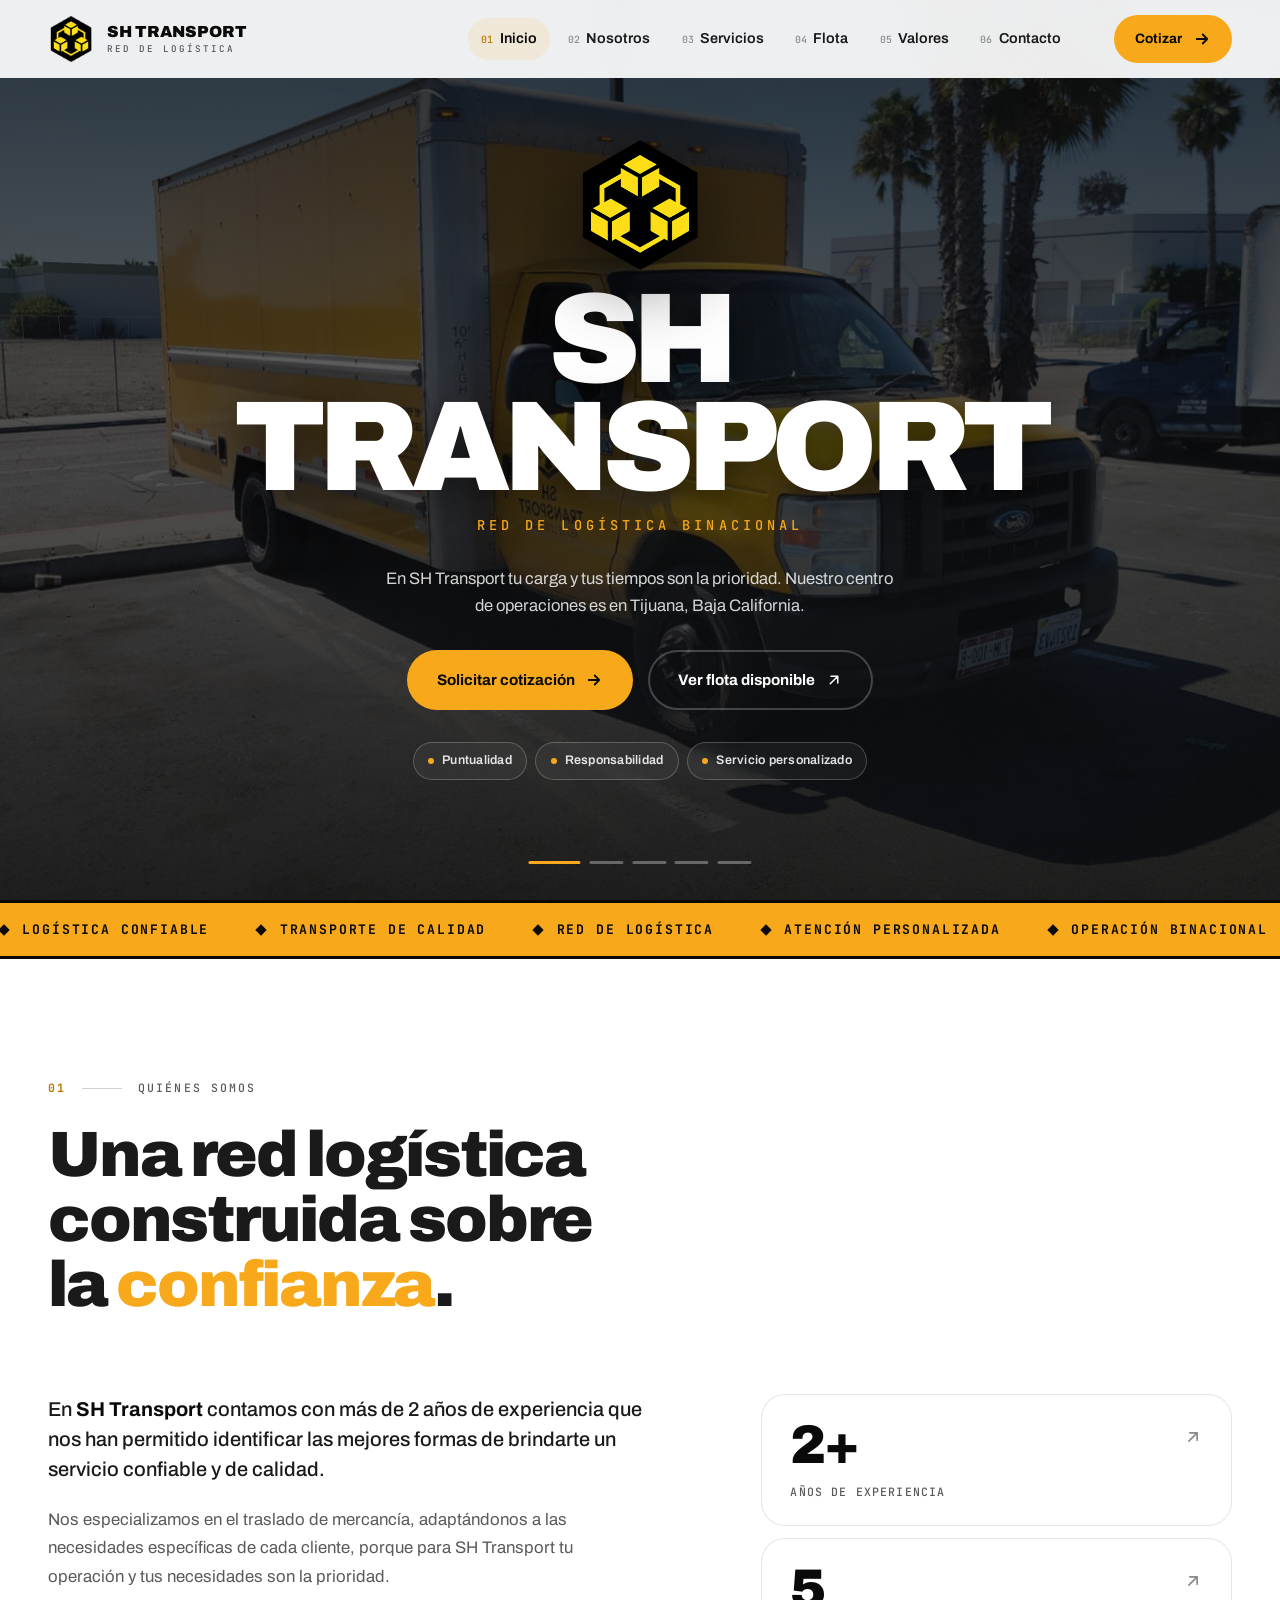
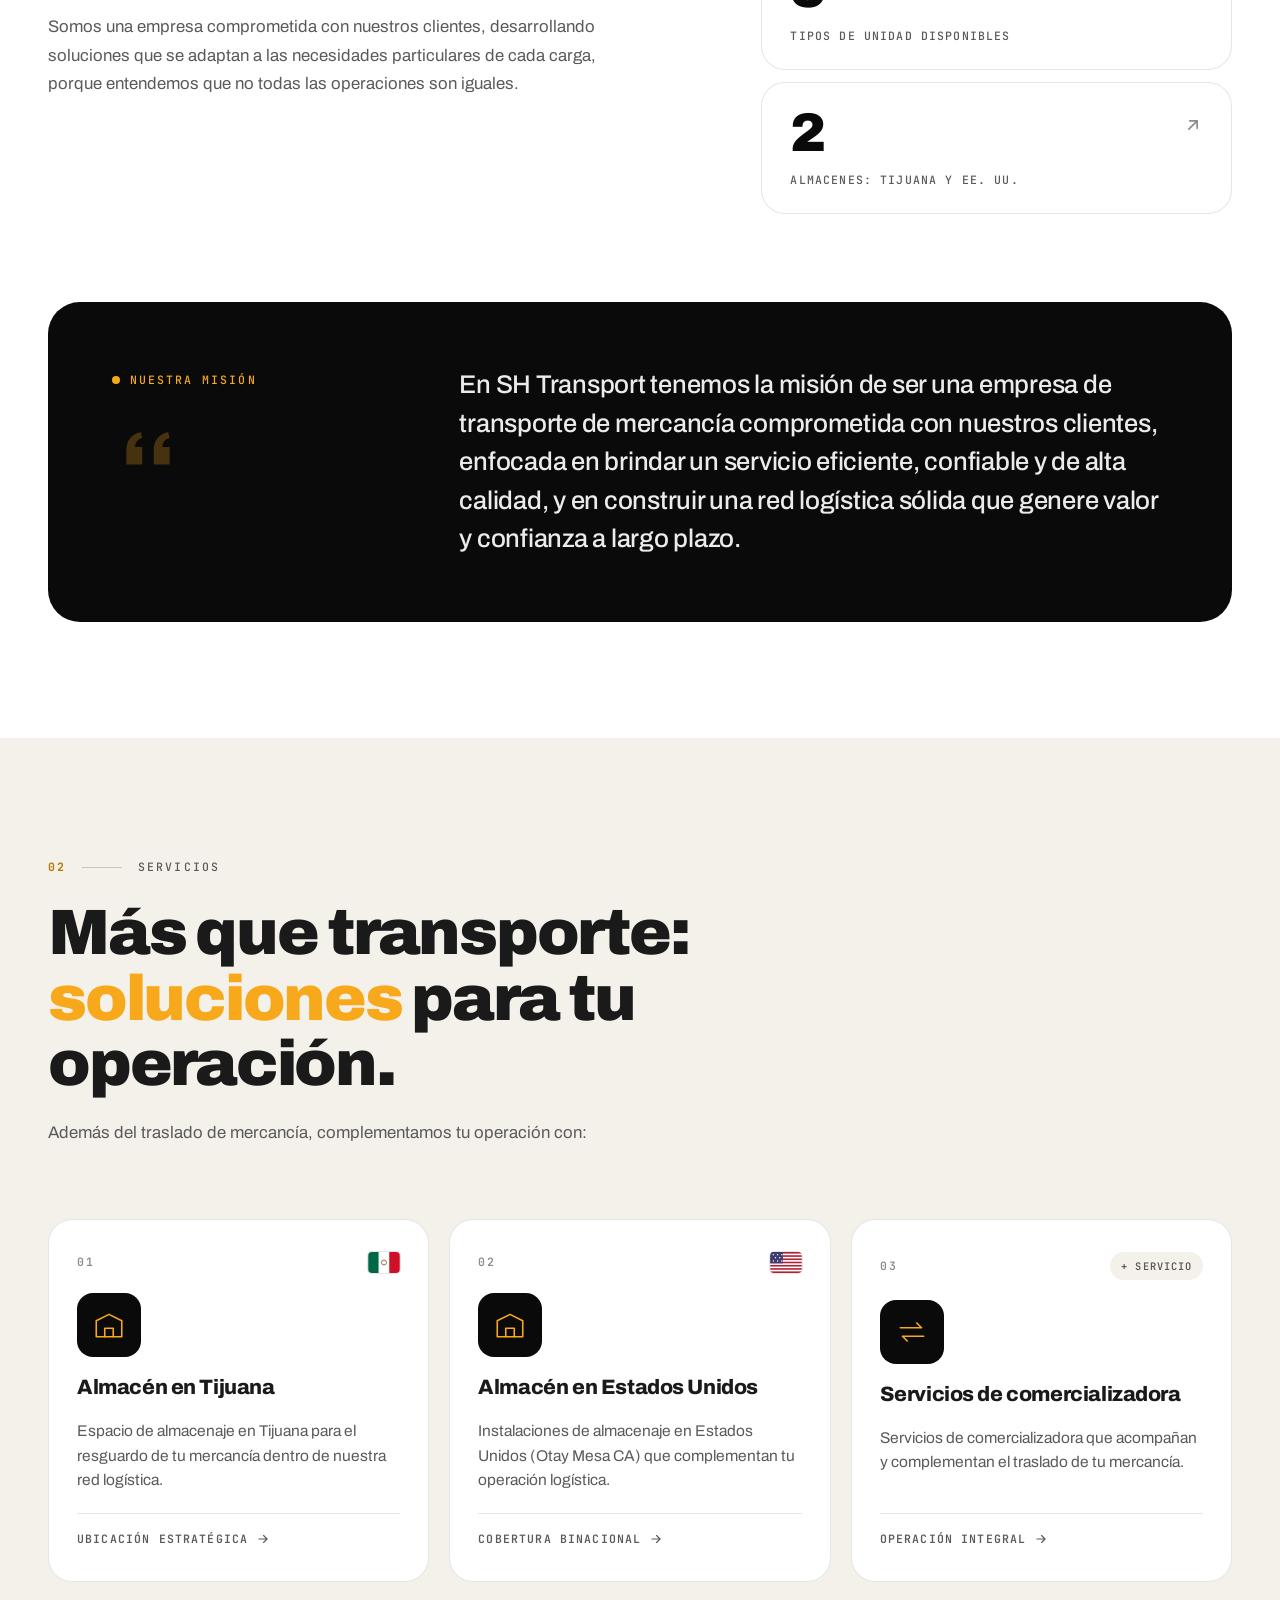
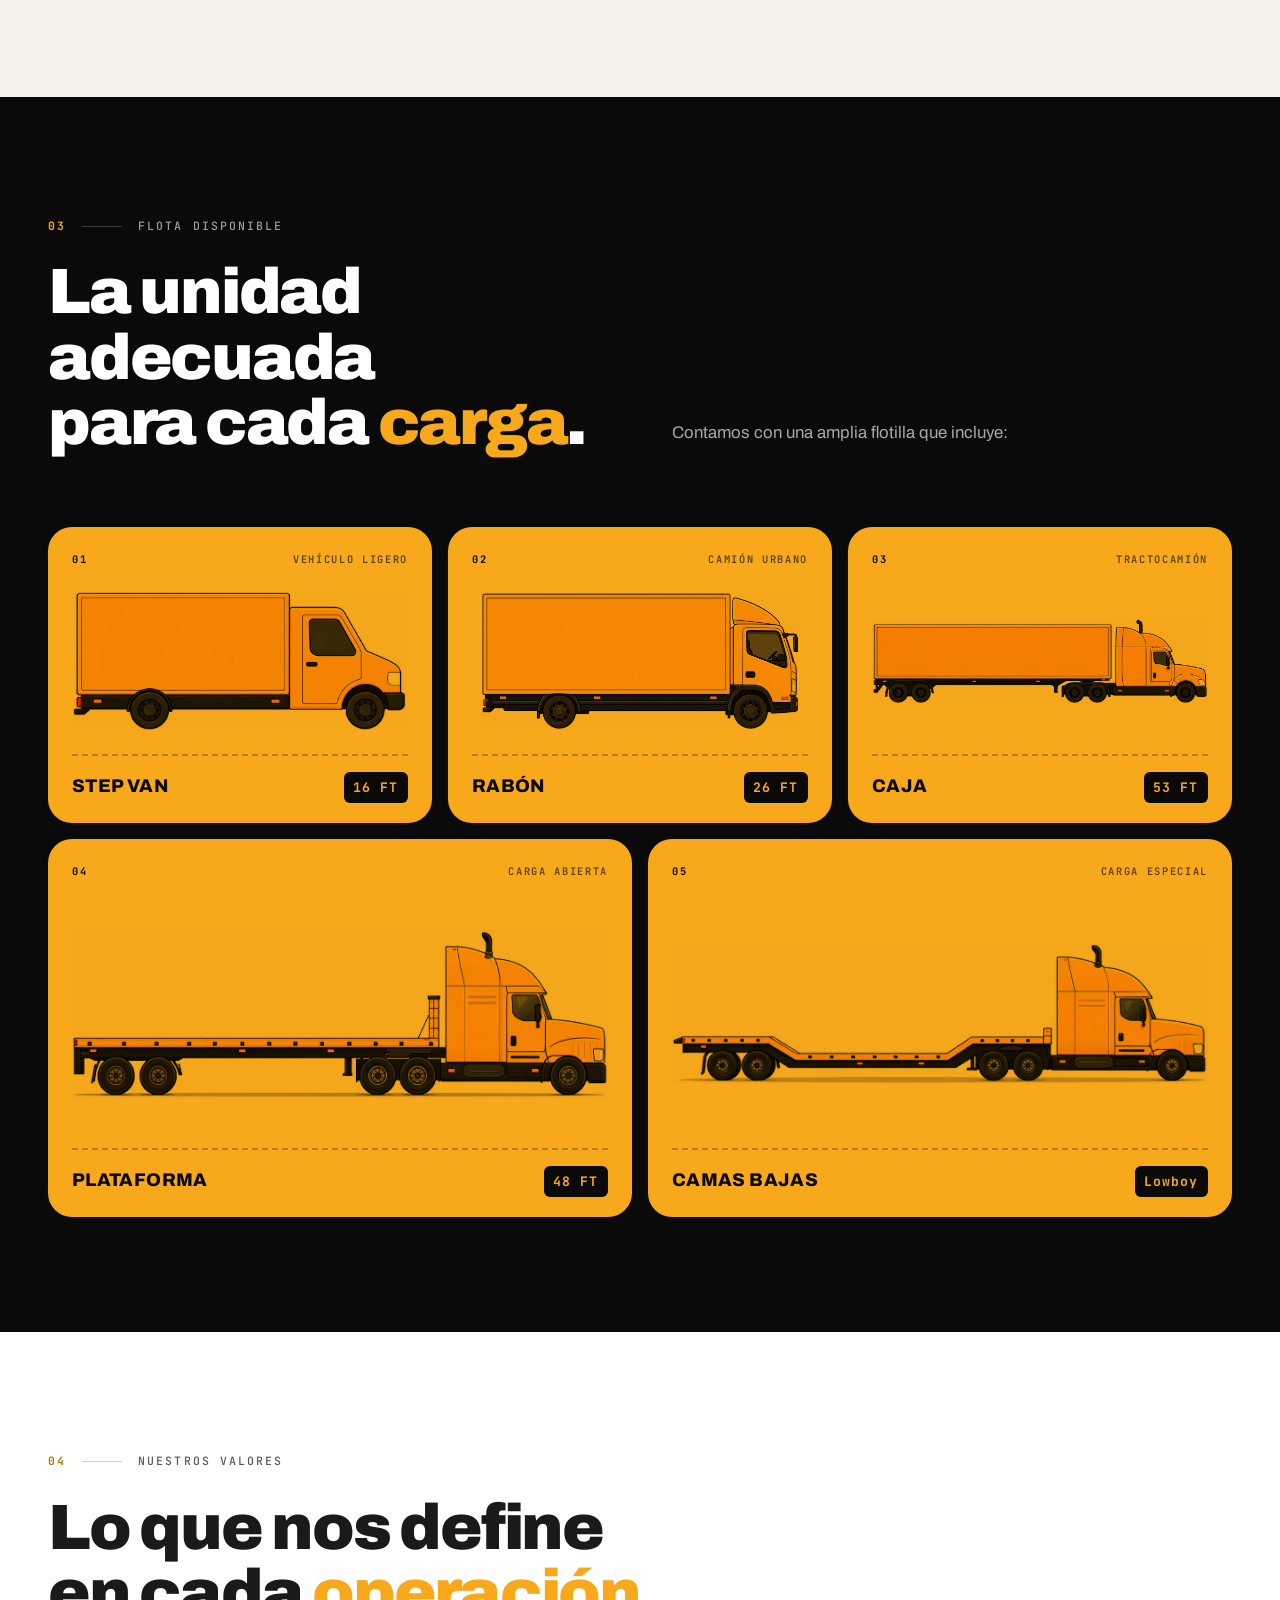
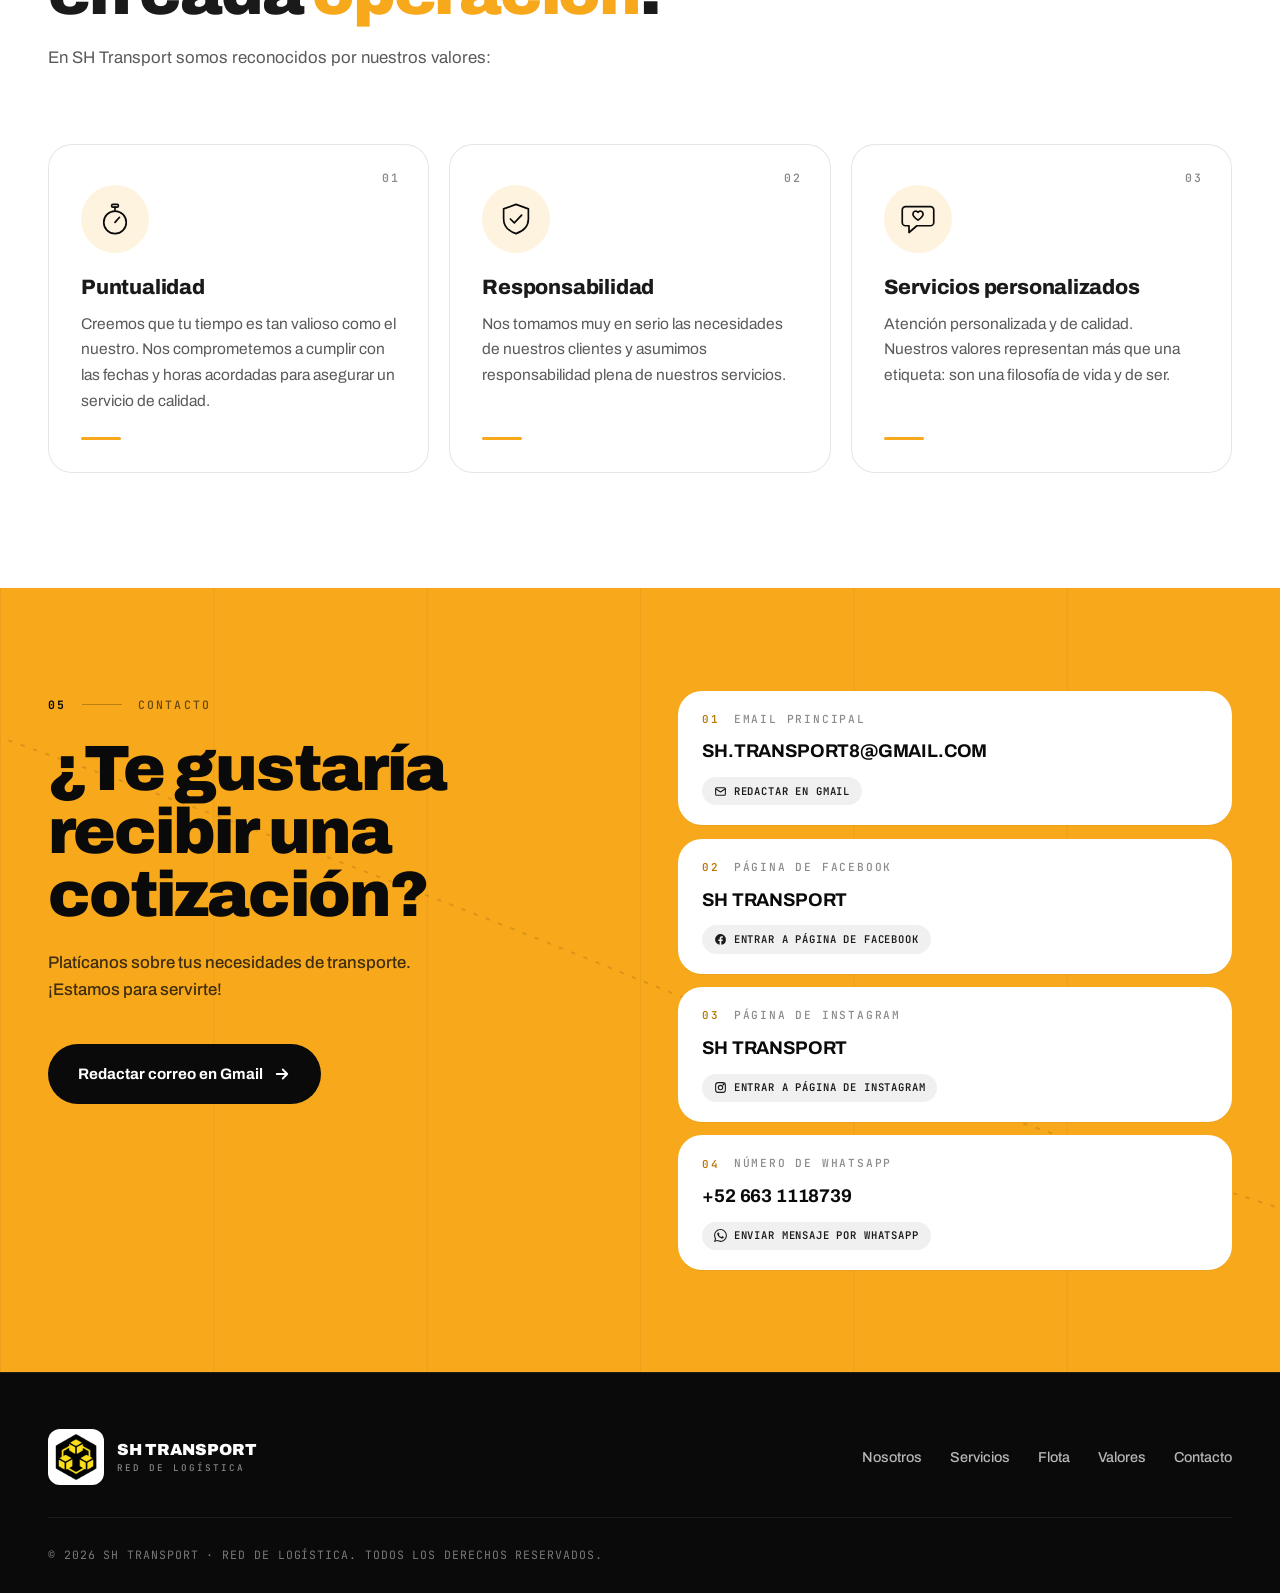
<file: index.html>
<!DOCTYPE html>
<html lang="es">
<head>
  <meta charset="UTF-8">
  <meta name="viewport" content="width=device-width, initial-scale=1">
  <title>SH TRANSPORT</title>
  <link rel="canonical" href="https://sh-transport.github.io/">

  <!-- Iconos (favicon que muestra Google junto al resultado) -->
  <link rel="icon" href="/favicon.ico" sizes="48x48">
  <link rel="icon" type="image/png" sizes="512x512" href="/imagenes/SH-icon.png">
  <link rel="apple-touch-icon" href="/imagenes/SH-icon.png">

  <meta name="description" content="SH Transport, red de logística. Transporte de mercancía confiable y de calidad, con flota disponible, almacenes en Tijuana y Estados Unidos y atención personalizada.">
  <meta name="theme-color" content="#F7A81B">
  <meta name="application-name" content="SH TRANSPORT">
  <meta property="og:site_name" content="SH TRANSPORT">
  <meta property="og:title" content="SH TRANSPORT — Red de logística">
  <meta property="og:description" content="Logística confiable y transporte de calidad. Soluciones que se adaptan a cada operación.">
  <meta property="og:type" content="website">
  <meta property="og:url" content="https://sh-transport.github.io/">
  <meta property="og:image" content="https://sh-transport.github.io/imagenes/SH-icon.png">
  <meta name="twitter:card" content="summary">
  <meta name="twitter:image" content="https://sh-transport.github.io/imagenes/SH-icon.png">

  <script type="application/ld+json">
  {
    "@context": "https://schema.org",
    "@type": "Organization",
    "name": "SH TRANSPORT",
    "alternateName": "SH Transport",
    "url": "https://sh-transport.github.io/",
    "logo": "https://sh-transport.github.io/imagenes/SH-icon.png"
  }
  </script>
  <script type="application/ld+json">
  {
    "@context": "https://schema.org",
    "@type": "WebSite",
    "name": "SH TRANSPORT",
    "alternateName": ["SH Transport", "SH Transport"],
    "url": "https://sh-transport.github.io/"
  }
  </script>

  <link rel="preconnect" href="https://fonts.googleapis.com">
  <link rel="preconnect" href="https://fonts.gstatic.com" crossorigin>
  <link href="https://fonts.googleapis.com/css2?family=Archivo:wght@400;500;600;700;800;900&family=JetBrains+Mono:wght@400;500;600;700&display=swap" rel="stylesheet">
  <link rel="stylesheet" href="styles.css">
</head>
<body>

  <a class="skip-link" href="#contenido">Saltar al contenido</a>

  <!-- ================= HEADER ================= -->
  <header class="site-header" id="top">
    <div class="header__inner">

      <a class="brand" href="#inicio" aria-label="SH Transport, ir al inicio">
        <img class="brand__mark" src="imagenes/SH.png" alt="Logotipo SH Transport"
             width="46" height="46" loading="eager" decoding="async">
        <span class="brand__name">
          <strong>SH TRANSPORT</strong>
          <span>Red de logística</span>
        </span>
      </a>

      <nav class="nav" id="nav-principal" aria-label="Navegación principal">
        <ul class="nav__list">
          <li><a class="nav__link" href="#inicio"><span class="nav__index">01</span>Inicio</a></li>
          <li><a class="nav__link" href="#nosotros"><span class="nav__index">02</span>Nosotros</a></li>
          <li><a class="nav__link" href="#servicios"><span class="nav__index">03</span>Servicios</a></li>
          <li><a class="nav__link" href="#flota"><span class="nav__index">04</span>Flota</a></li>
          <li><a class="nav__link" href="#valores"><span class="nav__index">05</span>Valores</a></li>
          <li><a class="nav__link" href="#contacto"><span class="nav__index">06</span>Contacto</a></li>
        </ul>
        <a class="btn btn--primary btn--sm nav__cta" href="#contacto">
          Cotizar
          <svg viewBox="0 0 24 24" fill="none" stroke="currentColor" stroke-width="2.4" stroke-linecap="round" stroke-linejoin="round" aria-hidden="true">
            <path d="M5 12h14M13 6l6 6-6 6"/>
          </svg>
        </a>
      </nav>

      <button class="nav-toggle" type="button" aria-expanded="false"
              aria-controls="nav-principal" aria-label="Abrir menú">
        <span></span><span></span><span></span>
      </button>
    </div>
  </header>

  <main id="contenido">

    <!-- ================= HERO ================= -->
    <section class="hero" id="inicio">

      <!--
        ════════════════════════════════════════════════════════════
        SLIDESHOW DE FONDO
        ────────────────────────────────────────────────────────────
        · data-duration = tiempo en milisegundos entre cada imagen.
          3000 = 3 segundos. Cámbialo aquí si quieres otro ritmo.
        · Para AGREGAR más imágenes: copia un <div class="hero__slide">
          completo y cambia el src. El JS detecta automáticamente
          cuántos slides existen y genera sus puntos de navegación.
        ════════════════════════════════════════════════════════════
      -->
      <div class="hero__slideshow" data-duration="3000" aria-hidden="true">
        <div class="hero__slide is-active">
          <img src="imagenes/C1.jpg" alt="" loading="eager" decoding="async">
        </div>
        <div class="hero__slide">
          <img src="imagenes/C2.jpg" alt="" loading="lazy" decoding="async">
        </div>
        <div class="hero__slide">
          <img src="imagenes/C3.jpeg" alt="" loading="lazy" decoding="async">
        </div>
        <div class="hero__slide">
          <img src="imagenes/C4.jpeg" alt="" loading="lazy" decoding="async">
        </div>
        <div class="hero__slide">
          <img src="imagenes/C5.jpeg" alt="" loading="lazy" decoding="async">
        </div>
        <div class="hero__overlay"></div>
      </div>

      <div class="container hero__inner">
        <div class="hero__content reveal">

          <div class="hero__brand">
            <img class="hero__logo" src="imagenes/SH.png" alt=""
                 width="130" height="130" loading="eager" decoding="async">
            <h1 class="hero__title">SH<br>TRANSPORT</h1>
            <p class="hero__subtitle">Red de logística binacional</p>
          </div>

          <p class="hero__lead">
            En SH Transport tu carga y tus tiempos son la prioridad.
            Nuestro centro de operaciones es en Tijuana, Baja California.
          </p>

          <div class="hero__actions">
            <a class="btn btn--primary" href="#contacto">
              Solicitar cotización
              <svg viewBox="0 0 24 24" fill="none" stroke="currentColor" stroke-width="2.4" stroke-linecap="round" stroke-linejoin="round" aria-hidden="true">
                <path d="M5 12h14M13 6l6 6-6 6"/>
              </svg>
            </a>
            <a class="btn btn--ghost" href="#flota">
              Ver flota disponible
              <svg viewBox="0 0 24 24" fill="none" stroke="currentColor" stroke-width="2" stroke-linecap="round" stroke-linejoin="round" aria-hidden="true">
                <path d="M7 17L17 7M17 7H8M17 7V16"/>
              </svg>
            </a>
          </div>

          <ul class="hero__badges">
            <li>Puntualidad</li>
            <li>Responsabilidad</li>
            <li>Servicio personalizado</li>
          </ul>
        </div>
      </div>

      <!-- Los puntos de navegación se generan automáticamente vía JS -->
      <div class="hero__dots" aria-label="Selector de imágenes del hero"></div>
    </section>

    <!-- ================= TICKER ================= -->
    <div class="ticker" aria-hidden="true">
      <div class="ticker__track">
        <div class="ticker__group">
          <span class="ticker__item"><i class="ticker__dot"></i>Logística confiable</span>
          <span class="ticker__item"><i class="ticker__dot"></i>Transporte de calidad</span>
          <span class="ticker__item"><i class="ticker__dot"></i>Red de logística</span>
          <span class="ticker__item"><i class="ticker__dot"></i>Atención personalizada</span>
          <span class="ticker__item"><i class="ticker__dot"></i>Operación binacional</span>
        </div>
        <div class="ticker__group">
          <span class="ticker__item"><i class="ticker__dot"></i>Logística confiable</span>
          <span class="ticker__item"><i class="ticker__dot"></i>Transporte de calidad</span>
          <span class="ticker__item"><i class="ticker__dot"></i>Red de logística</span>
          <span class="ticker__item"><i class="ticker__dot"></i>Atención personalizada</span>
          <span class="ticker__item"><i class="ticker__dot"></i>Operación binacional</span>
        </div>
      </div>
    </div>

    <!-- ================= NOSOTROS ================= -->
    <section class="section section--nosotros" id="nosotros">
      <div class="container">
        <div class="nosotros__head">
          <div class="section-label reveal">
            <span class="section-label__num">01</span>
            <span class="section-label__line"></span>
            <span class="section-label__text">Quiénes somos</span>
          </div>
          <h2 class="section-title reveal">
            Una red logística<br>
            construida sobre<br>
            la <em>confianza</em>.
          </h2>
        </div>

        <div class="nosotros__grid">
          <div class="nosotros__copy reveal">
            <p class="nosotros__lead">
              En <strong>SH Transport</strong> contamos con más de 2 años de experiencia que nos han
              permitido identificar las mejores formas de brindarte un servicio confiable y de calidad.
            </p>
            <p>
              Nos especializamos en el traslado de mercancía, adaptándonos a las necesidades específicas
              de cada cliente, porque para SH Transport tu operación y tus necesidades son la prioridad.
            </p>
            <p>
              Somos una empresa comprometida con nuestros clientes, desarrollando soluciones que se adaptan
              a las necesidades particulares de cada carga, porque entendemos que no todas las operaciones
              son iguales.
            </p>
          </div>

          <div class="nosotros__stats">
            <article class="stat reveal" style="--d:.05s">
              <div class="stat__head">
                <span class="stat__num" data-count="2" data-suffix="+">2+</span>
                <svg class="stat__arrow" viewBox="0 0 24 24" fill="none" stroke="currentColor" stroke-width="2" stroke-linecap="round" stroke-linejoin="round" aria-hidden="true">
                  <path d="M7 17L17 7M17 7H8M17 7V16"/>
                </svg>
              </div>
              <span class="stat__label">Años de experiencia</span>
            </article>
            <article class="stat reveal" style="--d:.12s">
              <div class="stat__head">
                <span class="stat__num" data-count="5">5</span>
                <svg class="stat__arrow" viewBox="0 0 24 24" fill="none" stroke="currentColor" stroke-width="2" stroke-linecap="round" stroke-linejoin="round" aria-hidden="true">
                  <path d="M7 17L17 7M17 7H8M17 7V16"/>
                </svg>
              </div>
              <span class="stat__label">Tipos de unidad disponibles</span>
            </article>
            <article class="stat reveal" style="--d:.19s">
              <div class="stat__head">
                <span class="stat__num" data-count="2">2</span>
                <svg class="stat__arrow" viewBox="0 0 24 24" fill="none" stroke="currentColor" stroke-width="2" stroke-linecap="round" stroke-linejoin="round" aria-hidden="true">
                  <path d="M7 17L17 7M17 7H8M17 7V16"/>
                </svg>
              </div>
              <span class="stat__label">Almacenes: Tijuana y EE. UU.</span>
            </article>
          </div>
        </div>

        <blockquote class="mission reveal">
          <div class="mission__grid">
            <div class="mission__left">
              <p class="mission__tag">
                <span class="mission__dot"></span>
                Nuestra misión
              </p>
              <svg class="mission__quote" viewBox="0 0 100 100" fill="currentColor" aria-hidden="true">
                <path d="M20 50 Q20 30 40 25 L42 33 Q32 36 32 46 L42 46 L42 70 L20 70 Z M58 50 Q58 30 78 25 L80 33 Q70 36 70 46 L80 46 L80 70 L58 70 Z"/>
              </svg>
            </div>
            <p class="mission__text">
              En SH Transport tenemos la misión de ser una empresa de transporte de mercancía comprometida
              con nuestros clientes, enfocada en brindar un servicio eficiente, confiable y de alta calidad,
              y en construir una red logística sólida que genere valor y confianza a largo plazo.
            </p>
          </div>
        </blockquote>
      </div>
    </section>

    <!-- ================= SERVICIOS ================= -->
    <section class="section section--servicios" id="servicios">
      <div class="container">
        <div class="servicios__head">
          <div class="section-label reveal">
            <span class="section-label__num">02</span>
            <span class="section-label__line"></span>
            <span class="section-label__text">Servicios</span>
          </div>
          <h2 class="section-title reveal">
            Más que transporte:<br>
            <em>soluciones</em> para tu operación.
          </h2>
          <p class="section-sub reveal">Además del traslado de mercancía, complementamos tu operación con:</p>
        </div>

        <div class="services__grid">
          <article class="service-card reveal">
            <div class="service-card__top">
              <span class="service-card__num">01</span>
              <span class="flag">
                <svg viewBox="0 0 30 20" aria-label="Bandera de México" role="img">
                  <rect width="10" height="20" fill="#006847"/>
                  <rect x="10" width="10" height="20" fill="#FFFFFF"/>
                  <rect x="20" width="10" height="20" fill="#CE1126"/>
                  <circle cx="15" cy="10" r="2.4" fill="none" stroke="#8A6D3B" stroke-width=".9"/>
                </svg>
              </span>
            </div>
            <div class="service-card__icon">
              <svg viewBox="0 0 64 64" fill="none" stroke="currentColor" stroke-width="3" stroke-linejoin="round" stroke-linecap="round" aria-hidden="true">
                <path d="M8 54 V24 L32 12 L56 24 V54 Z"/>
                <path d="M24 54 V38 H40 V54"/>
              </svg>
            </div>
            <h3>Almacén en Tijuana</h3>
            <p>Espacio de almacenaje en Tijuana para el resguardo de tu mercancía dentro de nuestra red logística.</p>
            <span class="service-card__cta">
              Ubicación estratégica
              <svg viewBox="0 0 24 24" fill="none" stroke="currentColor" stroke-width="2" stroke-linecap="round" stroke-linejoin="round" aria-hidden="true">
                <path d="M5 12h14M13 6l6 6-6 6"/>
              </svg>
            </span>
          </article>

          <article class="service-card reveal" style="--d:.1s">
            <div class="service-card__top">
              <span class="service-card__num">02</span>
              <span class="flag">
                <svg viewBox="0 0 30 20" aria-label="Bandera de Estados Unidos" role="img">
                  <rect width="30" height="20" fill="#FFFFFF"/>
                  <g fill="#B22234">
                    <rect width="30" height="1.54"/>
                    <rect y="3.08" width="30" height="1.54"/>
                    <rect y="6.15" width="30" height="1.54"/>
                    <rect y="9.23" width="30" height="1.54"/>
                    <rect y="12.31" width="30" height="1.54"/>
                    <rect y="15.38" width="30" height="1.54"/>
                    <rect y="18.46" width="30" height="1.54"/>
                  </g>
                  <rect width="12" height="10.77" fill="#3C3B6E"/>
                  <g fill="#FFFFFF">
                    <circle cx="3" cy="2.5" r=".7"/><circle cx="7" cy="2.5" r=".7"/><circle cx="11" cy="2.5" r=".7"/>
                    <circle cx="5" cy="5.5" r=".7"/><circle cx="9" cy="5.5" r=".7"/>
                    <circle cx="3" cy="8.5" r=".7"/><circle cx="7" cy="8.5" r=".7"/><circle cx="11" cy="8.5" r=".7"/>
                  </g>
                </svg>
              </span>
            </div>
            <div class="service-card__icon">
              <svg viewBox="0 0 64 64" fill="none" stroke="currentColor" stroke-width="3" stroke-linejoin="round" stroke-linecap="round" aria-hidden="true">
                <path d="M8 54 V24 L32 12 L56 24 V54 Z"/>
                <path d="M24 54 V38 H40 V54"/>
              </svg>
            </div>
            <h3>Almacén en Estados Unidos</h3>
            <p>Instalaciones de almacenaje en Estados Unidos (Otay Mesa CA) que complementan tu operación logística.</p>
            <span class="service-card__cta">
              Cobertura binacional
              <svg viewBox="0 0 24 24" fill="none" stroke="currentColor" stroke-width="2" stroke-linecap="round" stroke-linejoin="round" aria-hidden="true">
                <path d="M5 12h14M13 6l6 6-6 6"/>
              </svg>
            </span>
          </article>

          <article class="service-card reveal" style="--d:.2s">
            <div class="service-card__top">
              <span class="service-card__num">03</span>
              <span class="service-card__badge">+ Servicio</span>
            </div>
            <div class="service-card__icon">
              <svg viewBox="0 0 64 64" fill="none" stroke="currentColor" stroke-width="3" stroke-linejoin="round" stroke-linecap="round" aria-hidden="true">
                <path d="M10 24h40l-9-9"/>
                <path d="M54 40H14l9 9"/>
              </svg>
            </div>
            <h3>Servicios de comercializadora</h3>
            <p>Servicios de comercializadora que acompañan y complementan el traslado de tu mercancía.</p>
            <span class="service-card__cta">
              Operación integral
              <svg viewBox="0 0 24 24" fill="none" stroke="currentColor" stroke-width="2" stroke-linecap="round" stroke-linejoin="round" aria-hidden="true">
                <path d="M5 12h14M13 6l6 6-6 6"/>
              </svg>
            </span>
          </article>
        </div>
      </div>
    </section>

    <!-- ================= FLOTA ================= -->
    <section class="section section--flota" id="flota">
      <div class="container">
        <div class="flota__head">
          <div class="section-label section-label--light reveal">
            <span class="section-label__num">03</span>
            <span class="section-label__line"></span>
            <span class="section-label__text">Flota disponible</span>
          </div>
          <div class="flota__title-row">
            <h2 class="section-title reveal">
              La unidad adecuada<br>
              para cada <em>carga</em>.
            </h2>
            <p class="flota__sub reveal">Contamos con una amplia flotilla que incluye:</p>
          </div>
        </div>

        <div class="fleet__grid">
          <article class="fleet-card reveal">
            <div class="fleet-card__top">
              <span class="fleet-card__index">01</span>
              <span class="fleet-card__type">Vehículo ligero</span>
            </div>
            <img class="fleet-card__truck" src="imagenes/STEP.jpg" alt="Step Van de SH Transport" loading="lazy" decoding="async">
            <div class="fleet-card__meta">
              <h3>Step Van</h3>
              <span class="fleet-card__size">16 FT</span>
            </div>
          </article>

          <article class="fleet-card reveal" style="--d:.08s">
            <div class="fleet-card__top">
              <span class="fleet-card__index">02</span>
              <span class="fleet-card__type">Camión urbano</span>
            </div>
            <img class="fleet-card__truck" src="imagenes/RABON.jpg" alt="Rabón de SH Transport" loading="lazy" decoding="async">
            <div class="fleet-card__meta">
              <h3>Rabón</h3>
              <span class="fleet-card__size">26 FT</span>
            </div>
          </article>

          <article class="fleet-card reveal" style="--d:.16s">
            <div class="fleet-card__top">
              <span class="fleet-card__index">03</span>
              <span class="fleet-card__type">Tractocamión</span>
            </div>
            <img class="fleet-card__truck" src="imagenes/CAJA 53.jpg" alt="Caja de 53 pies de SH Transport" loading="lazy" decoding="async">
            <div class="fleet-card__meta">
              <h3>Caja</h3>
              <span class="fleet-card__size">53 FT</span>
            </div>
          </article>

          <article class="fleet-card reveal" style="--d:.08s">
            <div class="fleet-card__top">
              <span class="fleet-card__index">04</span>
              <span class="fleet-card__type">Carga abierta</span>
            </div>
            <img class="fleet-card__truck" src="imagenes/PLATAFORMA.jpg" alt="Plataforma de 48 pies de SH Transport" loading="lazy" decoding="async">
            <div class="fleet-card__meta">
              <h3>Plataforma</h3>
              <span class="fleet-card__size">48 FT</span>
            </div>
          </article>

          <article class="fleet-card reveal" style="--d:.16s">
            <div class="fleet-card__top">
              <span class="fleet-card__index">05</span>
              <span class="fleet-card__type">Carga especial</span>
            </div>
            <img class="fleet-card__truck" src="imagenes/LOWBOY.jpg" alt="Camas bajas (Lowboy) de SH Transport" loading="lazy" decoding="async">
            <div class="fleet-card__meta">
              <h3>Camas bajas</h3>
              <span class="fleet-card__size">Lowboy</span>
            </div>
          </article>
        </div>
      </div>
    </section>

    
    <!-- ================= VALORES ================= -->
    <section class="section section--valores" id="valores">
      <div class="container">
        <div class="valores__head">
          <div class="section-label reveal">
            <span class="section-label__num">04</span>
            <span class="section-label__line"></span>
            <span class="section-label__text">Nuestros valores</span>
          </div>
          <h2 class="section-title reveal">
            Lo que nos define<br>
            en cada <em>operación</em>.
          </h2>
          <p class="section-sub reveal">En SH Transport somos reconocidos por nuestros valores:</p>
        </div>

        <div class="values__grid">
          <article class="value-card reveal">
            <div class="value-card__num">01</div>
            <div class="value-card__icon">
              <svg viewBox="0 0 64 64" fill="none" stroke="currentColor" stroke-width="3" stroke-linecap="round" stroke-linejoin="round" aria-hidden="true">
                <rect x="26" y="6" width="12" height="5" rx="2"/>
                <path d="M32 11v5"/>
                <circle cx="32" cy="38" r="20"/>
                <path d="M32 38l8-9"/>
              </svg>
            </div>
            <h3>Puntualidad</h3>
            <p>Creemos que tu tiempo es tan valioso como el nuestro. Nos comprometemos a cumplir con las fechas y horas acordadas para asegurar un servicio de calidad.</p>
            <div class="value-card__line"></div>
          </article>

          <article class="value-card reveal" style="--d:.1s">
            <div class="value-card__num">02</div>
            <div class="value-card__icon">
              <svg viewBox="0 0 64 64" fill="none" stroke="currentColor" stroke-width="3" stroke-linecap="round" stroke-linejoin="round" aria-hidden="true">
                <path d="M32 6l22 8v18c0 14-10 22-22 26-12-4-22-12-22-26V14z"/>
                <path d="M22 32l7 7 13-14"/>
              </svg>
            </div>
            <h3>Responsabilidad</h3>
            <p>Nos tomamos muy en serio las necesidades de nuestros clientes y asumimos responsabilidad plena de nuestros servicios.</p>
            <div class="value-card__line"></div>
          </article>

          <article class="value-card reveal" style="--d:.2s">
            <div class="value-card__num">03</div>
            <div class="value-card__icon">
              <svg viewBox="0 0 64 64" fill="none" stroke="currentColor" stroke-width="3" stroke-linecap="round" stroke-linejoin="round" aria-hidden="true">
                <path d="M10 10h44a6 6 0 0 1 6 6v22a6 6 0 0 1-6 6H30L16 56V44h-6a6 6 0 0 1-6-6V16a6 6 0 0 1 6-6z"/>
                <path d="M32 34c-6-4-9-7-9-11a5 5 0 0 1 9-3 5 5 0 0 1 9 3c0 4-3 7-9 11z"/>
              </svg>
            </div>
            <h3>Servicios personalizados</h3>
            <p>Atención personalizada y de calidad. Nuestros valores representan más que una etiqueta: son una filosofía de vida y de ser.</p>
            <div class="value-card__line"></div>
          </article>
        </div>
      </div>
    </section>

    <!-- ================= CONTACTO ================= -->
    <section class="section section--contacto" id="contacto">
      <div class="contacto__deco" aria-hidden="true">
        <span class="contacto__grid"></span>
        <svg class="contacto__route" viewBox="0 0 1200 600" preserveAspectRatio="none" aria-hidden="true">
          <path d="M -50 100 Q 300 200 600 300 T 1300 500" fill="none" stroke="rgba(10,10,10,.12)" stroke-width="1.5" stroke-dasharray="4 8"/>
        </svg>
      </div>

      <div class="container contacto">
        <div class="contacto__intro reveal">
          <div class="section-label section-label--dark">
            <span class="section-label__num">05</span>
            <span class="section-label__line"></span>
            <span class="section-label__text">Contacto</span>
          </div>
          <h2>¿Te gustaría<br>recibir una<br><em>cotización</em>?</h2>
          <p class="contacto__lead">Platícanos sobre tus necesidades de transporte. ¡Estamos para servirte!</p>

          <a class="btn btn--dark"
             href="https://mail.google.com/mail/?view=cm&fs=1&to=SH.TRANSPORT8%40GMAIL.COM&su=Solicitud%20de%20cotizaci%C3%B3n%20-%20SH%20Transport&body=Hola%20SH%20Transport%2C%20me%20gustar%C3%ADa%20recibir%20una%20cotizaci%C3%B3n%20para%20el%20transporte%20de%20mi%20mercanc%C3%ADa."
             target="_self" rel="noopener">
            Redactar correo en Gmail
            <svg viewBox="0 0 24 24" fill="none" stroke="currentColor" stroke-width="2.4" stroke-linecap="round" stroke-linejoin="round" aria-hidden="true">
              <path d="M5 12h14M13 6l6 6-6 6"/>
            </svg>
          </a>
        </div>

        <ul class="contacto__list">
          <li class="contact-item reveal" style="--d:.05s">
            <div class="contact-item__header">
              <span class="contact-item__num">01</span>
              <span class="contact-item__label">Email principal</span>
            </div>
            <a class="contact-item__value"
               href="https://mail.google.com/mail/?view=cm&fs=1&to=SH.TRANSPORT8%40GMAIL.COM&su=Solicitud%20de%20cotizaci%C3%B3n%20-%20SH%20Transport&body=Hola%20SH%20Transport%2C%20me%20gustar%C3%ADa%20recibir%20una%20cotizaci%C3%B3n."
               target="_blank" rel="noopener noreferrer"
               aria-label="Redactar correo a SH.TRANSPORT8@GMAIL.COM en Gmail">
              <span class="contact-item__text">SH.TRANSPORT8@GMAIL.COM</span>
              <span class="contact-item__tag">
                <svg viewBox="0 0 24 24" fill="none" stroke="currentColor" stroke-width="2" stroke-linecap="round" stroke-linejoin="round" aria-hidden="true">
                  <rect x="3" y="5" width="18" height="14" rx="2"/>
                  <path d="M3 7l9 6 9-6"/>
                </svg>
                Redactar en Gmail
              </span>
            </a>
          </li>

          <li class="contact-item reveal" style="--d:.12s">
            <div class="contact-item__header">
              <span class="contact-item__num">02</span>
              <span class="contact-item__label">Página de Facebook</span>
            </div>
            <a class="contact-item__value"
               href="https://www.facebook.com/profile.php?id=61559767111727"
               target="_blank" rel="noopener noreferrer"
               aria-label="Visitar página de Facebook de SH Transport">
              <span class="contact-item__text">SH TRANSPORT</span>
              <span class="contact-item__tag">
                <svg viewBox="0 0 24 24" fill="currentColor" aria-hidden="true">
                  <path d="M22 12a10 10 0 1 0-11.56 9.88v-6.99H7.9V12h2.54V9.8c0-2.5 1.49-3.89 3.77-3.89 1.09 0 2.24.2 2.24.2v2.46h-1.26c-1.24 0-1.63.77-1.63 1.56V12h2.78l-.45 2.89h-2.33v6.99A10 10 0 0 0 22 12Z"/>
                </svg>
                Entrar a página de Facebook
              </span>
            </a>
          </li>

          <li class="contact-item reveal" style="--d:.19s">
            <div class="contact-item__header">
              <span class="contact-item__num">03</span>
              <span class="contact-item__label">Página de Instagram</span>
            </div>
            <a class="contact-item__value"
               href="https://www.instagram.com/shtransport.8/"
               target="_blank" rel="noopener noreferrer"
               aria-label="Visitar página de Instagram de SH Transport">
              <span class="contact-item__text">SH TRANSPORT</span>
              <span class="contact-item__tag">
                <svg viewBox="0 0 24 24" fill="none" stroke="currentColor" stroke-width="2" stroke-linecap="round" stroke-linejoin="round" aria-hidden="true">
                  <rect x="3" y="3" width="18" height="18" rx="5"/>
                  <circle cx="12" cy="12" r="4"/>
                  <circle cx="17.5" cy="6.5" r=".8" fill="currentColor"/>
                </svg>
                Entrar a página de Instagram
              </span>
            </a>
          </li>


              <li class="contact-item reveal" style="--d:.22s">
            <div class="contact-item__header">
              <span class="contact-item__num">04</span>
              <span class="contact-item__label">Número de WhatsApp</span>
            </div>
            <a class="contact-item__value"
               href="https://wa.me/526631118739"
               target="_blank" rel="noopener noreferrer"
               aria-label="Enviar mensaje de WhatsApp a SH Transport al +52 663 1118739">
              <span class="contact-item__text">+52 663 1118739</span>
              <span class="contact-item__tag">
                <svg viewBox="0 0 24 24" fill="currentColor" aria-hidden="true">
                  <path d="M17.472 14.382c-.297-.149-1.758-.867-2.03-.967-.273-.099-.471-.148-.67.15-.197.297-.767.966-.94 1.164-.173.199-.347.223-.644.075-.297-.15-1.255-.463-2.39-1.475-.883-.788-1.48-1.761-1.653-2.059-.173-.297-.018-.458.13-.606.134-.133.298-.347.446-.52.149-.174.198-.298.298-.497.099-.198.05-.371-.05-.52-.099-.149-.669-1.612-.916-2.207-.242-.579-.487-.5-.669-.51-.173-.008-.371-.01-.57-.01-.198 0-.52.074-.792.372-.272.297-1.04 1.016-1.04 2.479 0 1.462 1.065 2.875 1.213 3.074.149.198 2.096 3.2 5.077 4.487.709.306 1.262.489 1.694.625.712.227 1.36.195 1.872.118.571-.085 1.758-.719 2.006-1.413.248-.694.248-1.289.173-1.413-.074-.124-.272-.198-.57-.347m-5.421 7.403h-.004a9.87 9.87 0 01-5.031-1.378l-.361-.214-3.741.982.998-3.648-.235-.374a9.86 9.86 0 01-1.51-5.26c.001-5.45 4.436-9.884 9.888-9.884 2.64 0 5.122 1.03 6.988 2.898a9.825 9.825 0 012.893 6.994c-.003 5.45-4.437 9.884-9.885 9.884m8.413-18.297A11.815 11.815 0 0012.05 0C5.495 0 .16 5.335.157 11.892c0 2.096.547 4.142 1.588 5.945L0 24l6.305-1.654a11.882 11.882 0 005.683 1.448h.005c6.554 0 11.89-5.335 11.893-11.893a11.821 11.821 0 00-3.48-8.413z"/>
                </svg>
                Enviar mensaje por WhatsApp
              </span>
            </a>
          </li>
        </ul>
      </div>
    </section>





    
  </main>

  <!-- ================= FOOTER ================= -->
  <footer class="site-footer">
    <div class="container footer__inner">
      <div class="footer__top">
        <a class="brand brand--footer" href="#inicio" aria-label="SH Transport, ir al inicio">
          <img class="brand__mark" src="imagenes/SH.png" alt="Logotipo SH Transport"
               width="46" height="46" loading="lazy" decoding="async">
          <span class="brand__name">
            <strong>SH TRANSPORT</strong>
            <span>Red de logística</span>
          </span>
        </a>

        <nav class="footer__nav" aria-label="Navegación del pie de página">
          <a href="#nosotros">Nosotros</a>
          <a href="#servicios">Servicios</a>
          <a href="#flota">Flota</a>
          <a href="#valores">Valores</a>
          <a href="#contacto">Contacto</a>
        </nav>
      </div>

      <p class="footer__legal">
        © <span id="year">2025</span> SH Transport · Red de logística. Todos los derechos reservados.
      </p>
    </div>
  </footer>

  <script src="script.js" defer></script>
</body>
</html>
</file>
<file: styles.css>
/* ============================================================
   SH TRANSPORT — Hoja de estilos principal (v3)
   ------------------------------------------------------------
   ÍNDICE
   01. Tokens de diseño
   02. Reset y base
   03. Layout (container, sections)
   04. Componentes compartidos (labels, títulos, botones, reveal)
   05. Header
   06. Hero (con slideshow de fondo)
   07. Ticker
   08. Nosotros + Misión
   09. Servicios
   10. Flota
   11. Valores
   12. Contacto
   13. Footer
   14. Responsive
   15. Movimiento reducido
   ============================================================ */

/* ============ 01. TOKENS ============ */
:root {
  /* Marca */
  --amarillo:        #F7A81B;
  --amarillo-claro:  #FFC14A;
  --amarillo-oscuro: #B87803;
  --negro:           #0A0A0A;
  --negro-suave:     #161616;
  --blanco:          #FFFFFF;
  --hueso:           #F4F1EA;
  --hueso-oscuro:    #E8E2D6;

  /* Texto */
  --texto:           #1A1A1A;
  --texto-suave:     #5A5A5A;
  --texto-muted:     #8B8B8B;
  --linea:           rgba(10, 10, 10, .10);
  --linea-fuerte:    rgba(10, 10, 10, .18);
  --linea-oscura:    rgba(255, 255, 255, .12);
  --linea-oscura-fuerte: rgba(255, 255, 255, .22);

  /* Radios */
  --r-sm:  8px;
  --r:     16px;
  --r-lg:  24px;
  --r-xl:  32px;

  /* Layout */
  --container:  1280px;
  --padding-x:  clamp(1.25rem, 4vw, 3rem);
  --header-h:   78px;

  /* Movimiento */
  --ease:      cubic-bezier(.22, 1, .36, 1);
  --ease-soft: cubic-bezier(.4, 0, .2, 1);
  --t:         .35s var(--ease-soft);
  --t-slow:    .9s  var(--ease);

  /* Tipografía */
  --font:      "Archivo", "Segoe UI", system-ui, -apple-system, sans-serif;
  --font-mono: "JetBrains Mono", ui-monospace, "SFMono-Regular", Menlo, monospace;
}

/* ============ 02. RESET ============ */
*, *::before, *::after { box-sizing: border-box; }

html {
  scroll-behavior: smooth;
  scroll-padding-top: calc(var(--header-h) + 16px);
  -webkit-text-size-adjust: 100%;
}

body {
  margin: 0;
  font-family: var(--font);
  font-size: 1rem;
  line-height: 1.6;
  color: var(--texto);
  background: var(--blanco);
  -webkit-font-smoothing: antialiased;
  -moz-osx-font-smoothing: grayscale;
  text-rendering: optimizeLegibility;
  overflow-x: hidden;
}

h1, h2, h3, h4 {
  margin: 0;
  font-weight: 800;
  line-height: 1.05;
  letter-spacing: -.025em;
  color: inherit;
}

p { margin: 0; }
ul, ol { margin: 0; padding: 0; list-style: none; }
a { color: inherit; text-decoration: none; }
img, svg { display: block; max-width: 100%; }
button { font: inherit; color: inherit; background: none; border: 0; cursor: pointer; }
strong { font-weight: 700; }

::selection { background: var(--amarillo); color: var(--negro); }

:focus-visible {
  outline: 3px solid var(--amarillo);
  outline-offset: 3px;
  border-radius: 4px;
}

.skip-link {
  position: fixed;
  top: -100px;
  left: 1rem;
  z-index: 999;
  padding: .8rem 1.2rem;
  background: var(--negro);
  color: #fff;
  border-radius: var(--r-sm);
  font-weight: 700;
  transition: top .25s var(--ease-soft);
}
.skip-link:focus { top: 1rem; }

/* ============ 03. LAYOUT ============ */
.container {
  width: 100%;
  max-width: var(--container);
  margin-inline: auto;
  padding-inline: var(--padding-x);
}

.section { padding-block: clamp(4.5rem, 9vw, 8rem); }
.section--nosotros { background: var(--blanco); }
.section--servicios { background: var(--hueso); }
.section--flota { background: var(--negro); color: #fff; }
.section--valores { background: var(--blanco); }
.section--contacto {
  background: var(--amarillo);
  color: var(--negro);
  position: relative;
  overflow: hidden;
  padding-block: clamp(4rem, 8vw, 7rem);
}

/* ============ 04. COMPONENTES ============ */

/* Section label */
.section-label {
  display: inline-flex;
  align-items: center;
  gap: 1rem;
  margin-bottom: 1.5rem;
  font-family: var(--font-mono);
  font-size: .72rem;
  font-weight: 500;
  letter-spacing: .18em;
  text-transform: uppercase;
  color: var(--texto-suave);
}
.section-label__num { color: var(--amarillo-oscuro); font-weight: 700; }
.section-label__line { display: block; width: 40px; height: 1px; background: var(--linea-fuerte); }
.section-label--light { color: rgba(255, 255, 255, .6); }
.section-label--light .section-label__num { color: var(--amarillo); }
.section-label--light .section-label__line { background: var(--linea-oscura-fuerte); }
.section-label--dark { color: rgba(10, 10, 10, .6); }
.section-label--dark .section-label__num { color: var(--negro); }
.section-label--dark .section-label__line { background: rgba(10, 10, 10, .25); }

/* Section title */
.section-title {
  font-size: clamp(2.2rem, 5vw, 4rem);
  font-weight: 900;
  line-height: 1.02;
  letter-spacing: -.035em;
}
.section-title em { font-style: normal; color: var(--amarillo); }

.section-sub {
  margin-top: 1.25rem;
  font-size: 1.05rem;
  color: var(--texto-suave);
  max-width: 56ch;
}

/* Botones */
.btn {
  position: relative;
  display: inline-flex;
  align-items: center;
  justify-content: center;
  gap: .65rem;
  padding: 1rem 1.75rem;
  border-radius: 999px;
  font-weight: 700;
  font-size: .95rem;
  border: 2px solid transparent;
  transition: transform var(--t), background var(--t), color var(--t),
              box-shadow var(--t), border-color var(--t);
  white-space: nowrap;
  cursor: pointer;
}
.btn svg { width: 18px; height: 18px; flex: none; transition: transform var(--t); }

.btn--primary { background: var(--amarillo); color: var(--negro); }
.btn--primary:hover {
  background: var(--amarillo-claro);
  transform: translateY(-2px);
  box-shadow: 0 20px 40px -16px rgba(247, 168, 27, .75);
}
.btn--primary:hover svg { transform: translateX(3px); }

.btn--ghost {
  background: transparent;
  border-color: var(--linea-oscura-fuerte);
  color: #fff;
}
.btn--ghost:hover {
  border-color: var(--amarillo);
  color: var(--amarillo);
  transform: translateY(-2px);
}

.btn--dark { background: var(--negro); color: #fff; }
.btn--dark:hover {
  background: #000;
  transform: translateY(-2px);
  box-shadow: 0 20px 40px -16px rgba(0, 0, 0, .5);
}
.btn--dark:hover svg { transform: translateX(3px); }

.btn--sm { padding: .7rem 1.2rem; font-size: .85rem; }

/* Reveal */
.reveal {
  opacity: 0;
  transform: translateY(30px);
  transition: opacity var(--t-slow), transform var(--t-slow);
  transition-delay: var(--d, 0s);
}
.reveal.is-visible { opacity: 1; transform: none; }

/* ============ 05. HEADER ============ */
.site-header {
  position: fixed;
  inset: 0 0 auto 0;
  z-index: 100;
  background: rgba(255, 255, 255, .92);
  -webkit-backdrop-filter: blur(16px) saturate(180%);
  backdrop-filter: blur(16px) saturate(180%);
  transition: box-shadow var(--t), background var(--t);
}
.site-header.is-scrolled {
  background: rgba(255, 255, 255, .96);
  box-shadow: 0 20px 40px -30px rgba(0, 0, 0, .5);
}

.header__inner {
  max-width: var(--container);
  margin-inline: auto;
  min-height: var(--header-h);
  padding-inline: var(--padding-x);
  display: flex;
  align-items: center;
  justify-content: space-between;
  gap: 2rem;
}

.brand { display: flex; align-items: center; gap: .8rem; flex: none; transition: opacity var(--t); }
.brand:hover { opacity: .82; }

.brand__mark { width: 46px; height: 46px; object-fit: contain; flex: none; }

.brand__name { display: flex; flex-direction: column; line-height: 1; }
.brand__name strong {
  font-size: 1rem;
  font-weight: 900;
  letter-spacing: .01em;
  color: var(--negro);
}
.brand__name span {
  margin-top: .35rem;
  font-family: var(--font-mono);
  font-size: .58rem;
  font-weight: 500;
  letter-spacing: .22em;
  text-transform: uppercase;
  color: var(--texto-suave);
}

.nav { display: flex; align-items: center; gap: 2.5rem; }
.nav__list { display: flex; align-items: center; gap: .25rem; }

.nav__link {
  display: inline-flex;
  align-items: baseline;
  gap: .4rem;
  padding: .6rem .85rem;
  border-radius: 999px;
  font-size: .9rem;
  font-weight: 600;
  color: var(--texto);
  transition: color var(--t), background var(--t);
}
.nav__link:hover { background: var(--hueso); }
.nav__index {
  font-family: var(--font-mono);
  font-size: .62rem;
  font-weight: 500;
  color: var(--texto-muted);
  transition: color var(--t);
}
.nav__link:hover .nav__index,
.nav__link.is-active .nav__index { color: var(--amarillo-oscuro); }
.nav__link.is-active {
  color: var(--negro);
  background: rgba(247, 168, 27, .12);
}

.nav-toggle {
  display: none;
  width: 46px; height: 46px;
  border: 1.5px solid var(--linea-fuerte);
  border-radius: 50%;
  place-items: center;
  gap: 5px;
  flex: none;
  transition: background var(--t), border-color var(--t);
}
.nav-toggle:hover { background: var(--hueso); }
.nav-toggle span {
  display: block;
  width: 18px; height: 2px;
  border-radius: 2px;
  background: var(--negro);
  transition: transform .3s var(--ease-soft), opacity .3s;
}
.nav-toggle[aria-expanded="true"] span:nth-child(1) { transform: translateY(7px) rotate(45deg); }
.nav-toggle[aria-expanded="true"] span:nth-child(2) { opacity: 0; }
.nav-toggle[aria-expanded="true"] span:nth-child(3) { transform: translateY(-7px) rotate(-45deg); }

/* ============ 06. HERO ============ */
.hero {
  position: relative;
  min-height: 100svh;
  display: flex;
  align-items: center;
  justify-content: center;
  overflow: hidden;
  background: var(--negro);
  color: #fff;
  padding-top: calc(var(--header-h) + 2rem);
  padding-bottom: clamp(5rem, 10vh, 7rem);
}

/* Slideshow de fondo */
.hero__slideshow {
  position: absolute;
  inset: 0;
  z-index: 0;
}

.hero__slide {
  position: absolute;
  inset: 0;
  opacity: 0;
  transform: scale(1.08);
  transition: opacity 1.4s ease-in-out, transform 9s ease-out;
  overflow: hidden;
}

.hero__slide.is-active {
  opacity: 1;
  transform: scale(1);
}

.hero__slide img {
  width: 100%;
  height: 100%;
  object-fit: cover;
  object-position: center;
  display: block;
  user-select: none;
  pointer-events: none;
}

.hero__overlay {
  position: absolute;
  inset: 0;
  z-index: 1;
  background: linear-gradient(
    180deg,
    rgba(10, 10, 10, .78) 0%,
    rgba(10, 10, 10, .65) 45%,
    rgba(10, 10, 10, .88) 100%
  );
}

/* Contenido del hero */
.hero__inner {
  position: relative;
  z-index: 2;
  display: flex;
  justify-content: center;
}

.hero__content {
  display: flex;
  flex-direction: column;
  align-items: center;
  text-align: center;
  gap: 1.75rem;
  max-width: 900px;
}

.hero__brand {
  display: flex;
  flex-direction: column;
  align-items: center;
  gap: 1rem;
}

.hero__logo {
  width: clamp(88px, 12vw, 130px);
  height: auto;
  filter: drop-shadow(0 18px 40px rgba(0, 0, 0, .6));
  animation: floatLogo 6s ease-in-out infinite;
}

@keyframes floatLogo {
  50% { transform: translateY(-8px); }
}

.hero__title {
  font-size: clamp(2.4rem, 11vw, 8rem);
  font-weight: 900;
  line-height: .85;
  letter-spacing: -.06em;
  color: #fff;
  text-shadow: 0 8px 40px rgba(0, 0, 0, .55);
}

.hero__subtitle {
  font-family: var(--font-mono);
  font-size: clamp(.72rem, 1.2vw, .85rem);
  font-weight: 500;
  letter-spacing: .3em;
  text-transform: uppercase;
  color: var(--amarillo);
  margin-top: -.25rem;
}

.hero__lead {
  max-width: 52ch;
  font-size: clamp(1rem, 1.3vw, 1.15rem);
  line-height: 1.6;
  color: rgba(255, 255, 255, .82);
}

.hero__actions {
  display: flex;
  flex-wrap: wrap;
  justify-content: center;
  gap: .9rem;
  margin-top: .25rem;
}

.hero__badges {
  display: flex;
  flex-wrap: wrap;
  justify-content: center;
  gap: .5rem;
  margin-top: .25rem;
}
.hero__badges li {
  display: inline-flex;
  align-items: center;
  gap: .5rem;
  padding: .5rem .9rem;
  border: 1px solid rgba(255, 255, 255, .22);
  border-radius: 999px;
  font-size: .78rem;
  font-weight: 600;
  color: rgba(255, 255, 255, .88);
  letter-spacing: .02em;
  background: rgba(255, 255, 255, .05);
  backdrop-filter: blur(8px);
  -webkit-backdrop-filter: blur(8px);
}
.hero__badges li::before {
  content: "";
  width: 6px; height: 6px;
  border-radius: 50%;
  background: var(--amarillo);
}

/* Puntos de navegación del slideshow */
.hero__dots {
  position: absolute;
  bottom: clamp(1.75rem, 4vh, 2.75rem);
  left: 50%;
  transform: translateX(-50%);
  z-index: 3;
  display: flex;
  gap: .55rem;
}

.hero__dot {
  width: 34px;
  height: 3px;
  padding: 0;
  border: 0;
  background: rgba(255, 255, 255, .32);
  border-radius: 2px;
  cursor: pointer;
  transition: background .3s, width .3s;
}

.hero__dot:hover {
  background: rgba(255, 255, 255, .6);
}

.hero__dot.is-active {
  background: var(--amarillo);
  width: 52px;
}

/* ============ 07. TICKER ============ */
.ticker {
  position: relative;
  overflow: hidden;
  background: var(--amarillo);
  color: var(--negro);
  border-block: 3px solid var(--negro);
}
.ticker__track {
  display: flex;
  width: max-content;
  padding-block: 1rem;
  animation: ticker 32s linear infinite;
}
.ticker:hover .ticker__track { animation-play-state: paused; }

.ticker__group {
  display: flex;
  align-items: center;
  gap: 3rem;
  padding-right: 3rem;
}
.ticker__item {
  display: inline-flex;
  align-items: center;
  gap: .9rem;
  font-family: var(--font-mono);
  font-size: .82rem;
  font-weight: 700;
  letter-spacing: .14em;
  text-transform: uppercase;
  white-space: nowrap;
}
.ticker__dot {
  display: inline-block;
  width: 8px; height: 8px;
  background: var(--negro);
  transform: rotate(45deg);
  flex: none;
}
@keyframes ticker {
  to { transform: translateX(-50%); }
}

/* ============ 08. NOSOTROS ============ */
.nosotros__head { max-width: 900px; margin-bottom: clamp(3rem, 6vw, 5rem); }

.nosotros__grid {
  display: grid;
  grid-template-columns: 1.15fr .85fr;
  gap: clamp(2.5rem, 6vw, 5rem);
  align-items: start;
}

.nosotros__copy p {
  margin-bottom: 1.35rem;
  font-size: 1.05rem;
  line-height: 1.7;
  color: var(--texto-suave);
  max-width: 56ch;
}
.nosotros__copy p:last-child { margin-bottom: 0; }
.nosotros__lead {
  font-size: 1.25rem !important;
  line-height: 1.5 !important;
  color: var(--texto) !important;
  font-weight: 500;
}
.nosotros__lead strong { color: var(--negro); }

.nosotros__stats { display: grid; gap: .75rem; }

.stat {
  position: relative;
  display: flex;
  flex-direction: column;
  gap: .75rem;
  padding: 1.5rem 1.75rem;
  background: var(--blanco);
  border: 1px solid var(--linea);
  border-radius: var(--r-lg);
  transition: transform var(--t), border-color var(--t), box-shadow var(--t);
}
.stat:hover {
  transform: translateY(-3px);
  border-color: var(--amarillo);
  box-shadow: 0 20px 40px -24px rgba(0, 0, 0, .2);
}
.stat__head {
  display: flex;
  align-items: flex-start;
  justify-content: space-between;
  gap: 1rem;
}
.stat__num {
  font-size: clamp(2.6rem, 4.5vw, 3.4rem);
  font-weight: 900;
  line-height: .95;
  letter-spacing: -.04em;
  color: var(--negro);
}
.stat__arrow {
  width: 20px; height: 20px;
  color: var(--texto-muted);
  transition: color var(--t), transform var(--t);
  flex: none;
  margin-top: .5rem;
}
.stat:hover .stat__arrow {
  color: var(--amarillo-oscuro);
  transform: translate(3px, -3px);
}
.stat__label {
  font-family: var(--font-mono);
  font-size: .72rem;
  font-weight: 500;
  letter-spacing: .1em;
  text-transform: uppercase;
  color: var(--texto-suave);
}

/* Misión */
.mission {
  position: relative;
  overflow: hidden;
  margin: clamp(3rem, 7vw, 5.5rem) 0 0;
  padding: 0;
  background: var(--negro);
  color: #fff;
  border-radius: var(--r-xl);
}
.mission__grid {
  display: grid;
  grid-template-columns: .4fr 1fr;
  gap: clamp(2rem, 5vw, 4rem);
  align-items: start;
  padding: clamp(2.5rem, 5vw, 4rem);
}
.mission__tag {
  display: inline-flex;
  align-items: center;
  gap: .6rem;
  margin-bottom: 1.5rem;
  font-family: var(--font-mono);
  font-size: .72rem;
  font-weight: 500;
  letter-spacing: .18em;
  text-transform: uppercase;
  color: var(--amarillo);
}
.mission__dot {
  width: 8px; height: 8px;
  border-radius: 50%;
  background: var(--amarillo);
}
.mission__quote {
  width: 72px; height: 72px;
  color: var(--amarillo);
  opacity: .25;
}
.mission__text {
  font-size: clamp(1.15rem, 2vw, 1.6rem);
  font-weight: 500;
  line-height: 1.5;
  letter-spacing: -.01em;
  color: rgba(255, 255, 255, .92);
}

/* ============ 09. SERVICIOS ============ */
.servicios__head { margin-bottom: clamp(3rem, 6vw, 4.5rem); }
.servicios__head .section-title { max-width: 800px; }
.servicios__head .section-sub { margin-top: 1.5rem; }

.services__grid {
  display: grid;
  grid-template-columns: repeat(3, 1fr);
  gap: 1.25rem;
}

.service-card {
  position: relative;
  display: flex;
  flex-direction: column;
  gap: 1.25rem;
  padding: 2rem 1.75rem;
  background: var(--blanco);
  border: 1px solid var(--linea);
  border-radius: var(--r-lg);
  transition: transform var(--t), box-shadow var(--t), border-color var(--t);
  overflow: hidden;
}
.service-card:hover {
  transform: translateY(-6px);
  border-color: rgba(247, 168, 27, .5);
  box-shadow: 0 30px 60px -30px rgba(0, 0, 0, .18);
}

.service-card__top {
  display: flex;
  align-items: center;
  justify-content: space-between;
  gap: 1rem;
}
.service-card__num {
  font-family: var(--font-mono);
  font-size: .72rem;
  font-weight: 600;
  letter-spacing: .18em;
  color: var(--texto-muted);
}
.service-card__badge {
  display: inline-flex;
  align-items: center;
  padding: .35rem .7rem;
  background: var(--hueso);
  border-radius: 999px;
  font-family: var(--font-mono);
  font-size: .65rem;
  font-weight: 600;
  letter-spacing: .1em;
  text-transform: uppercase;
  color: var(--texto-suave);
}

.flag {
  display: inline-flex;
  border-radius: 4px;
  overflow: hidden;
  box-shadow: 0 0 0 1px var(--linea);
}
.flag svg { width: 32px; height: 21px; display: block; }

.service-card__icon {
  display: grid;
  place-items: center;
  width: 64px; height: 64px;
  border-radius: var(--r);
  background: var(--negro);
  color: var(--amarillo);
  transition: transform var(--t), background var(--t), color var(--t);
}
.service-card__icon svg { width: 34px; height: 34px; }
.service-card:hover .service-card__icon {
  transform: rotate(-6deg) scale(1.05);
  background: var(--amarillo);
  color: var(--negro);
}

.service-card h3 {
  font-size: 1.3rem;
  font-weight: 800;
  letter-spacing: -.02em;
}
.service-card p {
  color: var(--texto-suave);
  font-size: .97rem;
  line-height: 1.6;
  flex: 1;
}

.service-card__cta {
  display: inline-flex;
  align-items: center;
  gap: .5rem;
  padding-top: 1rem;
  border-top: 1px solid var(--linea);
  font-family: var(--font-mono);
  font-size: .72rem;
  font-weight: 600;
  letter-spacing: .1em;
  text-transform: uppercase;
  color: var(--texto-suave);
  transition: color var(--t);
}
.service-card__cta svg {
  width: 14px; height: 14px;
  transition: transform var(--t);
}
.service-card:hover .service-card__cta { color: var(--negro); }
.service-card:hover .service-card__cta svg { transform: translateX(4px); }

/* ============ 10. FLOTA ============ */
.flota__head { margin-bottom: clamp(3rem, 6vw, 4.5rem); }
.flota__title-row {
  display: grid;
  grid-template-columns: 1fr 1fr;
  gap: clamp(2rem, 5vw, 5rem);
  align-items: end;
}
.flota__title-row .section-title { color: #fff; }
.flota__sub {
  font-size: 1.05rem;
  color: rgba(255, 255, 255, .65);
  max-width: 40ch;
  padding-bottom: .5rem;
}

.fleet__grid {
  display: grid;
  grid-template-columns: repeat(6, 1fr);
  gap: 1rem;
}

.fleet-card {
  grid-column: span 2;
  position: relative;
  display: flex;
  flex-direction: column;
  justify-content: space-between;
  gap: 1.5rem;
  padding: 1.5rem 1.5rem 1.25rem;
  background: var(--amarillo);
  color: var(--negro);
  border-radius: var(--r-lg);
  overflow: hidden;
  transition: transform var(--t), box-shadow var(--t);
}
.fleet-card:nth-child(4),
.fleet-card:nth-child(5) { grid-column: span 3; }

.fleet-card:hover {
  transform: translateY(-6px);
  box-shadow: 0 40px 70px -30px rgba(247, 168, 27, .6);
}

.fleet-card__top {
  display: flex;
  align-items: center;
  justify-content: space-between;
  gap: 1rem;
  font-family: var(--font-mono);
  font-size: .65rem;
  font-weight: 600;
  letter-spacing: .16em;
  text-transform: uppercase;
}
.fleet-card__index { font-weight: 700; }
.fleet-card__type { opacity: .65; }

.fleet-card__truck {
  width: 100%;
  color: var(--negro);
  transition: transform var(--t);
}
.fleet-card:hover .fleet-card__truck { transform: scale(1.03); }

.fleet-card__meta {
  display: flex;
  align-items: baseline;
  justify-content: space-between;
  gap: 1rem;
  padding-top: 1rem;
  border-top: 2px dashed rgba(0, 0, 0, .25);
}
.fleet-card__meta h3 {
  font-size: 1.15rem;
  font-weight: 800;
  text-transform: uppercase;
  letter-spacing: .02em;
}
.fleet-card__size {
  font-family: var(--font-mono);
  font-size: .82rem;
  font-weight: 700;
  letter-spacing: .08em;
  padding: .3rem .6rem;
  background: var(--negro);
  color: var(--amarillo);
  border-radius: 6px;
}

/* ============ 11. VALORES ============ */
.valores__head { margin-bottom: clamp(3rem, 6vw, 4.5rem); max-width: 900px; }

.values__grid {
  display: grid;
  grid-template-columns: repeat(3, 1fr);
  gap: 1.25rem;
}

.value-card {
  position: relative;
  display: flex;
  flex-direction: column;
  padding: 2.5rem 2rem 2rem;
  background: var(--blanco);
  border: 1px solid var(--linea);
  border-radius: var(--r-lg);
  transition: transform var(--t), border-color var(--t), box-shadow var(--t);
  overflow: hidden;
}
.value-card:hover {
  transform: translateY(-6px);
  border-color: var(--amarillo);
  box-shadow: 0 30px 60px -30px rgba(0, 0, 0, .18);
}

.value-card__num {
  position: absolute;
  top: 1.5rem; right: 1.75rem;
  font-family: var(--font-mono);
  font-size: .72rem;
  font-weight: 600;
  letter-spacing: .18em;
  color: var(--texto-muted);
}

.value-card__icon {
  display: grid;
  place-items: center;
  width: 68px; height: 68px;
  margin-bottom: 1.5rem;
  border-radius: 50%;
  background: rgba(247, 168, 27, .14);
  color: var(--negro);
  transition: background var(--t), transform var(--t);
}
.value-card__icon svg { width: 36px; height: 36px; }
.value-card:hover .value-card__icon {
  background: var(--amarillo);
  transform: rotate(-8deg);
}

.value-card h3 {
  font-size: 1.3rem;
  font-weight: 800;
  margin-bottom: .75rem;
  letter-spacing: -.01em;
}
.value-card p {
  color: var(--texto-suave);
  font-size: .97rem;
  line-height: 1.65;
  flex: 1;
}
.value-card__line {
  margin-top: 1.5rem;
  height: 3px;
  width: 40px;
  border-radius: 3px;
  background: var(--amarillo);
  transition: width var(--t);
}
.value-card:hover .value-card__line { width: 80px; }

/* ============ 12. CONTACTO ============ */
.contacto__deco {
  position: absolute;
  inset: 0;
  overflow: hidden;
  pointer-events: none;
}
.contacto__grid {
  position: absolute;
  inset: 0;
  background-image: linear-gradient(to right, rgba(10, 10, 10, .05) 1px, transparent 1px);
  background-size: calc(100% / 6) 100%;
}
.contacto__route {
  position: absolute;
  inset: 0;
  width: 100%; height: 100%;
}

.contacto {
  position: relative;
  display: grid;
  grid-template-columns: 1fr 1fr;
  gap: clamp(2.5rem, 6vw, 5rem);
  align-items: start;
}

.contacto__intro h2 {
  font-size: clamp(2.2rem, 5vw, 4rem);
  font-weight: 900;
  line-height: .98;
  letter-spacing: -.03em;
  color: var(--negro);
  margin-bottom: 1.5rem;
}
.contacto__intro h2 em {
  font-style: normal;
  position: relative;
  display: inline-block;
}
.contacto__intro h2 em::after {
  content: "";
  position: absolute;
  left: 0; right: 0;
  bottom: -6px;
  height: 10px;
  background: var(--negro);
  border-radius: 999px;
  opacity: .2;
  z-index: -1;
}

.contacto__lead {
  max-width: 42ch;
  font-size: 1.05rem;
  line-height: 1.6;
  color: rgba(10, 10, 10, .78);
  font-weight: 500;
  margin-bottom: 2rem;
}
.contacto__intro .btn { margin-top: .5rem; }

.contacto__list { display: grid; gap: .85rem; }

.contact-item {
  display: flex;
  flex-direction: column;
  gap: .55rem;
  padding: 1.25rem 1.5rem;
  background: var(--blanco);
  border-radius: var(--r-lg);
  transition: transform var(--t), box-shadow var(--t);
  box-shadow: 0 1px 0 rgba(10, 10, 10, .04);
}
.contact-item:hover {
  transform: translateX(6px);
  box-shadow: 0 30px 50px -30px rgba(0, 0, 0, .35);
}

.contact-item__header {
  display: flex;
  align-items: center;
  gap: .85rem;
}
.contact-item__num {
  font-family: var(--font-mono);
  font-size: .68rem;
  font-weight: 600;
  letter-spacing: .18em;
  color: var(--amarillo-oscuro);
}
.contact-item__label {
  font-family: var(--font-mono);
  font-size: .7rem;
  font-weight: 500;
  letter-spacing: .16em;
  text-transform: uppercase;
  color: var(--texto-muted);
}

.contact-item__value {
  display: flex;
  flex-direction: column;
  gap: .65rem;
  color: var(--negro);
  overflow-wrap: anywhere;
}
.contact-item__text {
  font-size: clamp(1rem, 1.5vw, 1.15rem);
  font-weight: 700;
  letter-spacing: -.01em;
  transition: color var(--t);
}
.contact-item__value:hover .contact-item__text { color: var(--amarillo-oscuro); }

.contact-item__tag {
  display: inline-flex;
  align-items: center;
  gap: .4rem;
  padding: .35rem .75rem;
  border-radius: 999px;
  background: rgba(10, 10, 10, .06);
  color: var(--texto);
  font-family: var(--font-mono);
  font-size: .66rem;
  font-weight: 600;
  letter-spacing: .08em;
  text-transform: uppercase;
  width: fit-content;
  transition: background var(--t), color var(--t);
}
.contact-item__tag svg { width: 13px; height: 13px; flex: none; }
.contact-item__value:hover .contact-item__tag {
  background: var(--amarillo);
  color: var(--negro);
}
.contact-item__tag--wa {
  background: rgba(37, 211, 102, .15);
  color: #0d6b4f;
}
.contact-item__value:hover .contact-item__tag--wa {
  background: #25D366;
  color: #042a1f;
}

/* ============ 13. FOOTER ============ */
.site-footer {
  background: var(--negro);
  color: rgba(255, 255, 255, .65);
  padding: clamp(2.5rem, 5vw, 3.5rem) 0 1.75rem;
  border-top: 1px solid rgba(255, 255, 255, .08);
}
.footer__inner { display: flex; flex-direction: column; gap: 2rem; }
.footer__top {
  display: flex;
  flex-wrap: wrap;
  align-items: center;
  justify-content: space-between;
  gap: 1.5rem 3rem;
}

.brand--footer .brand__mark {
  background: #fff;
  padding: 5px;
  border-radius: 12px;
  box-sizing: content-box;
}
.brand--footer .brand__name strong { color: #fff; }
.brand--footer .brand__name span { color: rgba(255, 255, 255, .5); }

.footer__nav { display: flex; flex-wrap: wrap; gap: 1.75rem; }
.footer__nav a {
  font-size: .9rem;
  font-weight: 500;
  color: rgba(255, 255, 255, .7);
  transition: color var(--t);
}
.footer__nav a:hover { color: var(--amarillo); }

.footer__legal {
  padding-top: 1.75rem;
  border-top: 1px solid rgba(255, 255, 255, .08);
  font-family: var(--font-mono);
  font-size: .72rem;
  letter-spacing: .08em;
  color: rgba(255, 255, 255, .45);
  text-transform: uppercase;
}

/* ============ 14. RESPONSIVE ============ */
@media (max-width: 1100px) {
  .nav__list { gap: 0; }
  .nav__link { padding: .55rem .65rem; font-size: .85rem; }
  .nav__index { display: none; }
}

@media (max-width: 960px) {
  .nav-toggle { display: grid; }

  .nav {
    position: fixed;
    top: var(--header-h);
    left: 0; right: 0;
    z-index: 99;
    flex-direction: column;
    align-items: stretch;
    gap: 0;
    padding: 1.5rem var(--padding-x) 2rem;
    background: #fff;
    border-top: 1px solid var(--linea);
    box-shadow: 0 30px 50px -20px rgba(0, 0, 0, .35);
    transform: translateY(-120%);
    visibility: hidden;
    transition: transform .45s var(--ease), visibility .45s;
    max-height: calc(100vh - var(--header-h));
    overflow-y: auto;
  }
  .nav.is-open { transform: none; visibility: visible; }

  .nav__list { flex-direction: column; align-items: stretch; gap: 0; }
  .nav__link {
    display: flex;
    align-items: baseline;
    padding: 1rem .25rem;
    font-size: 1.1rem;
    border-bottom: 1px solid var(--linea);
    border-radius: 0;
    background: transparent !important;
  }
  .nav__link:hover { color: var(--amarillo-oscuro); }
  .nav__index { display: inline; }
  .nav__cta {
    width: 100%;
    margin-top: 1.5rem;
    padding: 1.1rem 1.5rem;
    font-size: .95rem;
  }

  body.nav-open { overflow: hidden; }

  .nosotros__grid { grid-template-columns: 1fr; }
  .services__grid { grid-template-columns: repeat(2, 1fr); }
  .values__grid   { grid-template-columns: repeat(2, 1fr); }

  .flota__title-row { grid-template-columns: 1fr; align-items: start; }

  .fleet__grid { grid-template-columns: repeat(2, 1fr); }
  .fleet-card,
  .fleet-card:nth-child(4),
  .fleet-card:nth-child(5) { grid-column: span 1; }
  .fleet-card:last-child { grid-column: span 2; }

  .contacto { grid-template-columns: 1fr; }

  .mission__grid { grid-template-columns: 1fr; }
  .mission__left { display: flex; align-items: center; gap: 1.5rem; }
  .mission__tag { margin-bottom: 0; }
}

@media (max-width: 620px) {
  :root { --header-h: 68px; }

  .brand__mark { width: 38px; height: 38px; }
  .brand__name strong { font-size: .9rem; }
  .brand__name span { font-size: .5rem; }

  /* Hero */
  .hero {
    padding-top: calc(var(--header-h) + 1.5rem);
    padding-bottom: 6rem;
  }
  .hero__title { font-size: clamp(2.2rem, 12vw, 3.5rem); }
  .hero__subtitle { font-size: .7rem; letter-spacing: .22em; }
  .hero__lead { font-size: .95rem; }
  .hero__actions .btn { width: 100%; }
  .hero__badges li { font-size: .72rem; padding: .4rem .75rem; }
  .hero__logo { width: 80px; }
  .hero__dot { width: 26px; }
  .hero__dot.is-active { width: 40px; }

  .services__grid,
  .values__grid,
  .fleet__grid { grid-template-columns: 1fr; }
  .fleet-card:last-child { grid-column: span 1; }

  .stat { padding: 1.25rem 1.35rem; }
  .stat__num { font-size: 2.4rem; }

  .mission__grid { padding: 2rem 1.5rem; }
  .mission__quote { width: 48px; height: 48px; }
  .mission__text { font-size: 1.05rem; }

  .contact-item { padding: 1.1rem 1.25rem; }
  .contact-item__text { font-size: .98rem; }

  .footer__top { flex-direction: column; align-items: flex-start; }
  .footer__nav { gap: 1.25rem; }
}

/* ============ 15. MOVIMIENTO REDUCIDO ============ */
@media (prefers-reduced-motion: reduce) {
  html { scroll-behavior: auto; }
  *, *::before, *::after {
    animation-duration: .01ms !important;
    animation-iteration-count: 1 !important;
    transition-duration: .01ms !important;
    transition-delay: 0s !important;
  }
  .reveal { opacity: 1; transform: none; }
  .hero__logo { animation: none; }
  .hero__slide {
    transition: opacity .2s, transform 0s;
  }
  .hero__slide.is-active {
    transform: scale(1);
  }
}
@media (prefers-reduced-motion: reduce) {
  .hero__slide {
    transition: opacity .8s ease-in-out, transform 0s !important;
  }
  .hero__slide.is-active {
    transform: scale(1) !important;
  }
}



/* Integra las fotos de la flota con el fondo amarillo de la tarjeta */
.fleet-card__truck {
  object-fit: contain;
  aspect-ratio: 340 / 140;
  mix-blend-mode: multiply;
  border-radius: 8px;
}
</file>
